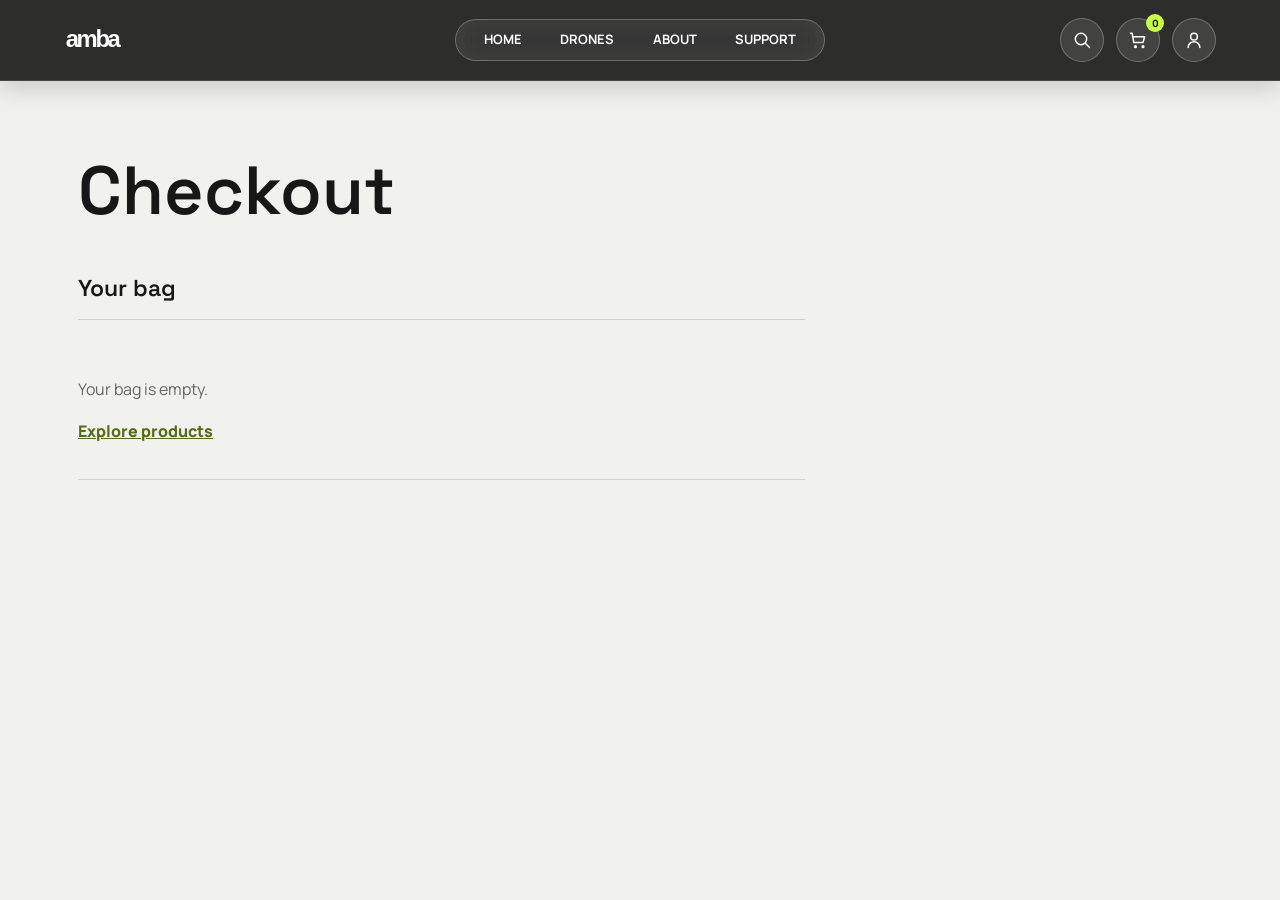
<file: checkout.html>
<!doctype html>
<html lang="en">
<head>
<meta charset="utf-8">
<meta name="viewport" content="width=device-width,initial-scale=1">
<title>Checkout | Ambatron</title>
<link rel="preconnect" href="https://fonts.googleapis.com">
<link href="https://fonts.googleapis.com/css2?family=Manrope:wght@400;500;600;700;800&family=Space+Grotesk:wght@500;600;700&display=swap" rel="stylesheet">
<link rel="stylesheet" href="style.css">
<script src="script.js" defer></script>
<style>
*{box-sizing:border-box}.checkout-page{min-height:100vh;background:#f6f6f2;color:#171717}.checkout-page .nav{position:relative!important}.checkout-main{max-width:1120px;margin:0 auto;padding:64px 28px 90px}.checkout-title{margin:0 0 42px;font:600 clamp(38px,6vw,64px)/1 'Space Grotesk',sans-serif}.checkout-layout{display:grid;grid-template-columns:minmax(0,1.35fr) minmax(280px,.65fr);gap:64px}.checkout-section-title{margin:0 0 22px;font:600 23px 'Space Grotesk',sans-serif}.checkout-item{display:grid;grid-template-columns:108px 1fr auto;align-items:center;gap:18px;padding:18px 0;border-bottom:1px solid #17171720}.checkout-item img{width:108px;height:108px;object-fit:cover;background:#e7e8e2}.checkout-item h2{margin:0 0 6px;font:600 18px 'Space Grotesk',sans-serif}.checkout-item p{margin:0;color:#707168;font-size:13px}.checkout-item>strong{font-size:14px}.quantity-control{display:flex;align-items:center;gap:10px;margin-top:14px}.quantity-control button{min-width:30px;height:30px;border:1px solid #17171728;background:transparent;color:#171717;cursor:pointer}.quantity-control .remove-item{width:auto;border:0;text-decoration:underline;font:600 12px Manrope,sans-serif}.checkout-summary{position:sticky;top:30px;height:max-content;padding:24px;background:#fff;border-top:3px solid #c7e954}.checkout-summary h2{margin:0 0 24px;font:600 22px 'Space Grotesk',sans-serif}.summary-line{display:flex;justify-content:space-between;padding:15px 0;border-top:1px solid #17171718;font-size:14px}.summary-line.total{font-size:17px;font-weight:800}.checkout-form{display:grid;gap:13px;margin-top:20px}.checkout-form label{display:grid;gap:7px;color:#62635c;font-size:11px;font-weight:800;letter-spacing:.06em;text-transform:uppercase}.checkout-form input{width:100%;padding:12px;border:1px solid #17171730;background:#fafaf8;color:#171717;font:14px Manrope,sans-serif}.checkout-submit{padding:15px;border:0;background:#171717;color:#fff;font:800 12px Manrope,sans-serif;letter-spacing:.08em;text-transform:uppercase;cursor:pointer}.checkout-submit:hover{background:#718b25}.checkout-note,.checkout-message{color:#707168;font-size:12px;line-height:1.5}.checkout-message{color:#40531b;font-weight:700}.checkout-empty{padding:28px 0;color:#666}.checkout-empty a{display:inline-block;margin-top:15px;color:#171717;font-weight:800;text-decoration:underline}.cart-count{position:absolute;top:-5px;right:-5px;display:grid;place-items:center;width:18px;height:18px;border-radius:50%;background:#c7ff42;color:#171717;font-size:10px;font-weight:800}.icons a[aria-label="Cart"],.nav__icons a[aria-label="Cart"]{position:relative}.nav .account-control{position:relative}.account-menu{z-index:5}@media(max-width:760px){.checkout-main{padding:42px 20px 64px}.checkout-layout{grid-template-columns:1fr;gap:34px}.checkout-summary{position:static}.checkout-item{grid-template-columns:78px 1fr auto;gap:12px}.checkout-item img{width:78px;height:78px}.checkout-item h2{font-size:16px}.checkout-item>strong{font-size:12px}}
</style>
<style>
.checkout-page{margin:0;background:#f1f2ed;font-family:'Manrope',sans-serif}
.checkout-page .nav a{text-decoration:none;color:inherit}
.checkout-main{max-width:1180px;padding:clamp(42px,6vw,76px) 28px 96px}
.checkout-title{margin-bottom:48px;font-size:clamp(42px,6vw,68px)}
.checkout-layout{grid-template-columns:minmax(0,1.4fr) minmax(320px,.6fr);gap:clamp(36px,6vw,84px);align-items:start}
.checkout-layout>section{min-width:0}
.checkout-section-title{padding-bottom:16px;border-bottom:1px solid #17171724}
.checkout-item{grid-template-columns:112px minmax(0,1fr) auto;gap:20px;padding:22px 0}
.checkout-item img{width:112px;height:112px}
.checkout-item h2{font-size:19px}
.checkout-item>strong{align-self:start;padding-top:3px;white-space:nowrap;font-size:15px}
.quantity-control{gap:8px}
.quantity-control button{min-width:34px;height:34px;transition:background .18s ease,border-color .18s ease}
.quantity-control button:hover{border-color:#171717;background:#eef1e5}
.quantity-control .remove-item{padding:0 4px}
.checkout-summary{top:24px;padding:28px;border-top:4px solid #b6d942;box-shadow:0 16px 42px #1717170b}
.checkout-summary h2{margin-bottom:26px;font-size:24px}
.summary-line{padding:16px 0}
.checkout-form{gap:16px;margin-top:22px}
.checkout-form label{gap:8px;color:#4f5149;font-size:11px}
.checkout-form input{min-height:46px;padding:12px 13px;border-color:#17171728;border-radius:2px;transition:border-color .18s ease,box-shadow .18s ease}
.checkout-form input:focus{outline:0;border-color:#718b25;box-shadow:0 0 0 3px #b6d94255}
.checkout-submit{min-height:48px;margin-top:3px;transition:background .18s ease,transform .18s ease}
.checkout-submit:hover{transform:translateY(-1px)}
.checkout-note{margin:0;color:#74766e}
.checkout-message{margin:18px 0 0;padding:12px;background:#eef4dc}
.checkout-empty{padding:34px 0;border-bottom:1px solid #17171720;line-height:1.7}
.checkout-empty a{color:#566c1b}
@media(max-width:760px){.checkout-main{padding:42px 20px 68px}.checkout-title{margin-bottom:34px}.checkout-layout{grid-template-columns:minmax(0,1fr);gap:32px}.checkout-summary{position:static}.checkout-item{grid-template-columns:84px minmax(0,1fr) auto;gap:13px;padding:18px 0}.checkout-item img{width:84px;height:84px}.checkout-item h2{font-size:17px}.checkout-item>strong{font-size:13px}.quantity-control{flex-wrap:wrap;gap:7px}.quantity-control button{min-width:32px;height:32px}}
@media(max-width:420px){.checkout-item{grid-template-columns:68px minmax(0,1fr);gap:12px}.checkout-item img{width:68px;height:68px}.checkout-item>strong{grid-column:2;grid-row:1;justify-self:end;padding:0}.checkout-item__details{grid-column:2}.quantity-control{margin-top:10px}.checkout-summary{padding:22px}}
</style>
</head>
<body class="checkout-page">
<nav class="nav"><a class="logo" href="index.html#home"><img src="amba-logo.svg" alt="Ambatron"></a><div class="links"><a href="index.html#home">Home</a><a href="drones.html">Drones</a><a href="about.html">About</a><a href="support.html">Support</a></div><div class="icons"><a href="search.html" aria-label="Search"><svg viewBox="0 0 24 24"><circle cx="10.8" cy="10.8" r="6.8"/><path d="m16 16 5 5"/></svg></a><a href="checkout.html" aria-label="Cart"><svg viewBox="0 0 24 24"><path d="M3 4h2l2 11h11l2-7H6"/><circle cx="9" cy="20" r="1"/><circle cx="18" cy="20" r="1"/></svg></a><a href="login.html" aria-label="Account"><svg viewBox="0 0 24 24"><circle cx="12" cy="8" r="4"/><path d="M5 21a7 7 0 0 1 14 0"/></svg></a></div></nav>
<main class="checkout-main"><h1 class="checkout-title">Checkout</h1><div class="checkout-layout"><section><h2 class="checkout-section-title">Your bag</h2><div id="checkout-items"></div><p id="checkout-empty" class="checkout-empty" hidden>Your bag is empty.<br><a href="search.html">Explore products</a></p></section><aside id="checkout-summary" class="checkout-summary"><h2>Order summary</h2><div class="summary-line"><span>Subtotal</span><strong id="checkout-subtotal">$0.00</strong></div><div class="summary-line"><span>Shipping</span><span>Complimentary</span></div><div class="summary-line total"><span>Total</span><strong id="checkout-subtotal-total">$0.00</strong></div><form id="checkout-form" class="checkout-form"><label>Email address<input type="email" name="email" autocomplete="email" required></label><label>Full name<input type="text" name="name" autocomplete="name" required></label><label>Shipping address<input type="text" name="address" autocomplete="street-address" required></label><label>City<input type="text" name="city" autocomplete="address-level2" required></label><button class="checkout-submit" type="submit">Place demo order</button><p class="checkout-note">Demo checkout only. No payment details are collected and no charge will be made.</p></form><p id="checkout-message" class="checkout-message" role="status" aria-live="polite"></p></aside></div></main>
</body>
</html>
</file>
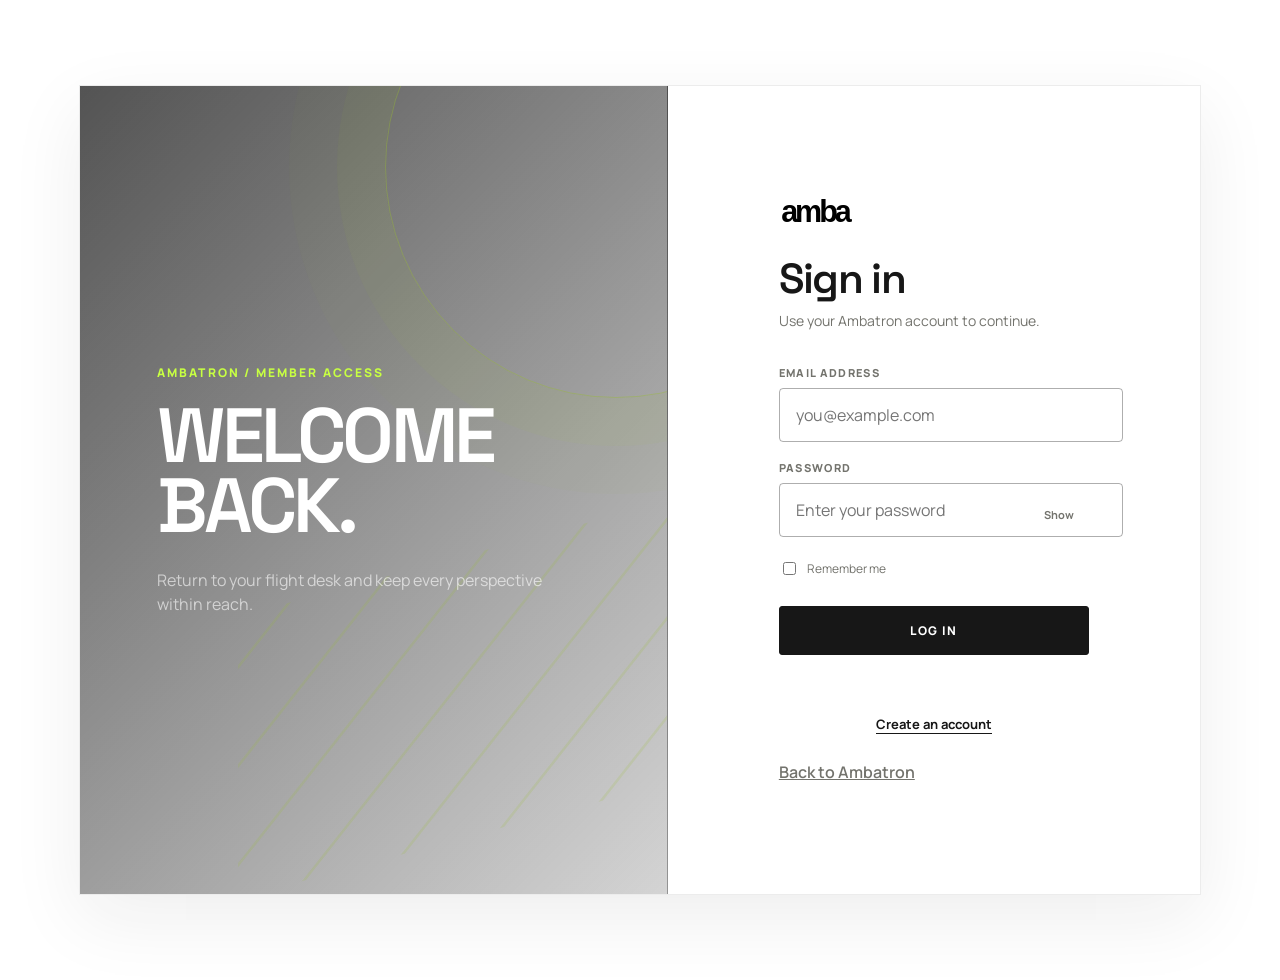
<file: login.html>
<!doctype html>
<html lang="en">
<head>
<meta charset="utf-8">
<meta name="viewport" content="width=device-width,initial-scale=1">
<title>Login | Ambatron</title>
<link rel="preconnect" href="https://fonts.googleapis.com">
<link href="https://fonts.googleapis.com/css2?family=Manrope:wght@400;600;700;800&display=swap" rel="stylesheet">
<link rel="stylesheet" href="style.css">
<script src="script.js" defer></script>
<style>
.login-page{min-height:100vh;display:grid;place-items:center;padding:32px 5vw;color:#fff;background:#111}.login-shell{display:grid;grid-template-columns:1.05fr .95fr;width:min(1120px,100%);min-height:650px;overflow:hidden;border:1px solid #fff2;background:#1b1b1b;box-shadow:0 28px 80px #0008}.login-intro{position:relative;display:flex;align-items:flex-end;padding:clamp(40px,6vw,82px);overflow:hidden;background:linear-gradient(145deg,#232323 0%,#39421e 100%)}.login-intro:before{content:'';position:absolute;width:460px;height:460px;right:-180px;top:-150px;border:1px solid #c7ff4266;border-radius:50%;box-shadow:0 0 0 48px #c7ff4210,0 0 0 96px #c7ff4208}.login-intro:after{content:'';position:absolute;right:-5%;bottom:7%;width:78%;height:35%;opacity:.8;background:repeating-linear-gradient(135deg,transparent 0 34px,#c7ff4233 35px 37px,transparent 38px 70px);transform:skewY(-15deg)}.intro-content{position:relative;z-index:1;max-width:470px}.eyebrow{margin:0 0 20px;color:#c7ff42;font-size:12px;font-weight:800;letter-spacing:.18em;text-transform:uppercase}.login-intro h1{margin:0;font-size:clamp(48px,6vw,88px);line-height:.9;letter-spacing:-.05em}.intro-copy{max-width:390px;margin:28px 0 0;color:#c9c9c2;line-height:1.5}.login-form-panel{display:flex;align-items:center;padding:clamp(34px,6vw,82px);color:#171717;background:#f3f1eb}.form-wrap{width:100%;max-width:360px;margin:auto}.form-wrap h2{margin:0 0 10px;font-size:clamp(28px,4vw,42px);line-height:1;letter-spacing:-.04em}.form-subtitle{margin:0 0 34px;color:#73736d;font-size:14px;line-height:1.5}.field{position:relative;margin-bottom:18px}.field label{display:block;margin-bottom:8px;color:#73736d;font-size:11px;font-weight:800;letter-spacing:.12em;text-transform:uppercase}.field input{width:100%;padding:15px 16px;border:1px solid #1717172b;border-radius:4px;outline:0;color:#171717;background:#fff9;font:inherit;transition:border-color .2s,box-shadow .2s}.field input:focus{border-color:#171717;box-shadow:0 0 0 3px #c7ff4266}.password-toggle{position:absolute;right:8px;bottom:8px;padding:7px;border:0;color:#73736d;background:transparent;cursor:pointer;font:inherit;font-size:11px;font-weight:700}.form-options{display:flex;align-items:center;justify-content:space-between;gap:12px;margin:22px 0 28px;font-size:12px}.remember{display:flex;align-items:center;gap:8px;color:#73736d}.remember input{accent-color:#171717}.form-options a{color:#171717;text-decoration:underline;text-underline-offset:3px}.login-button{width:100%;padding:15px;border:1px solid #171717;border-radius:3px;color:#f3f1eb;background:#171717;cursor:pointer;font:inherit;font-size:12px;font-weight:800;letter-spacing:.12em;text-transform:uppercase;transition:background .2s,color .2s,transform .2s}.login-button:hover{color:#171717;background:#c7ff42;transform:translateY(-2px)}.form-message{min-height:20px;margin:16px 0 0;color:#596c25;font-size:12px;text-align:center}.back-link{display:inline-block;margin-top:28px;color:#73736d;font-size:12px}.back-link:hover{color:#171717}@media(max-width:760px){.login-page{padding:0}.login-shell{grid-template-columns:1fr;min-height:100vh;border:0}.login-intro{min-height:330px;padding:42px 8vw}.login-intro h1{font-size:clamp(45px,13vw,70px)}.login-form-panel{padding:52px 8vw 64px}.intro-copy{margin-top:20px}.login-intro:after{bottom:-6%;width:100%}}
</style>
<style>
@import url('https://fonts.googleapis.com/css2?family=Manrope:wght@400;500;600;700;800&family=Space+Grotesk:wght@500;600;700&display=swap');
.login-page{color:#171717!important;background:#fff!important;font-family:'Manrope',sans-serif!important}
.login-shell{border:1px solid #17171714!important;background:#fff!important;box-shadow:0 24px 70px #17171712!important}
.login-intro{color:#171717!important;background:#fff!important;border-right:1px solid #17171712}
.login-intro:before{border-color:#9abf2e66!important;box-shadow:0 0 0 48px #9abf2e0d,0 0 0 96px #9abf2e07!important}
.login-intro:after{background:repeating-linear-gradient(135deg,transparent 0 34px,#9abf2e35 35px 37px,transparent 38px 70px)!important}
.login-intro h1,.form-wrap h2{font-family:'Space Grotesk','Manrope',sans-serif!important;font-weight:600!important}
.login-intro .eyebrow{color:#c7ff42!important}
.intro-copy{color:#fff9!important}
.login-form-panel{color:#171717!important;background:#fff!important}
.login-form-panel{background:url('https://account.djicdn.com/img/banner-04.acb127a8.webp') center/cover!important}
.login-form-panel{position:relative!important}
.login-form-panel .form-wrap{padding:34px!important;background:transparent!important;backdrop-filter:blur(18px) saturate(1.15)!important;-webkit-backdrop-filter:blur(18px) saturate(1.15)!important;box-shadow:none!important}
.login-page{background:url('https://account.djicdn.com/img/banner-04.acb127a8.webp') center/cover fixed!important}
.login-shell{background:transparent!important}
.login-intro,.login-form-panel{background:transparent!important}
.login-shell,.login-form-panel,.login-form-panel .form-wrap{background:transparent!important;background-image:none!important}
.field input{background:rgba(255,255,255,.18)!important;backdrop-filter:blur(8px)!important;-webkit-backdrop-filter:blur(8px)!important}
.login-page{background:url('https://account.djicdn.com/img/banner-04.acb127a8.webp') center/cover fixed!important}
.login-shell,.login-intro,.login-form-panel,.login-form-panel .form-wrap{background:#fff!important;background-image:none!important;backdrop-filter:none!important;-webkit-backdrop-filter:none!important}
.field input{background:#fafaf8!important;backdrop-filter:none!important;-webkit-backdrop-filter:none!important}
.login-page{background:#fff!important}
.login-shell{background:#fff!important}
.login-intro,.login-form-panel{background:transparent!important;background-image:none!important}
.login-form-panel .form-wrap{background:#fff!important}
.login-intro .intro-content{width:100%}
.login-visual{display:block;width:100%;height:170px;margin:0 0 30px;object-fit:cover;border-radius:4px}
.field input{border-color:#17171720!important;background:#fafaf8!important}
.login-button{color:#fff!important;background:#171717!important}
.login-button:hover{color:#171717!important;background:#c7ff42!important}
.back-link{font-size:16px!important;font-weight:600!important}
.login-page{background:#fff!important}
.login-shell{background:#fff!important}
.login-intro{background:#fff!important}
.login-form-panel{background:linear-gradient(135deg,rgba(255,255,255,.86),rgba(255,255,255,.62)),url('https://account.djicdn.com/img/banner-04.acb127a8.webp') center/cover!important}
.login-form-panel .form-wrap{background:rgba(255,255,255,.9)!important}
.field input{background:transparent!important;background-color:transparent!important;border-color:rgba(23,23,23,.35)!important;color:#171717!important}
.login-intro{color:#fff!important;background:linear-gradient(135deg,rgba(17,17,17,.72),rgba(17,17,17,.18)),url('https://account.djicdn.com/img/banner-04.acb127a8.webp') center/cover!important}
.login-intro{align-items:center!important;padding-top:0!important;padding-bottom:0!important}
.login-form-panel{background:#fff!important;background-image:none!important;color:#171717!important}
.login-form-panel .form-wrap{background:transparent!important}
.login-brand{display:block;width:96px;height:auto;margin:0 0 30px;filter:invert(1)}
.register-link{display:block;margin:24px 0 0;color:#171717;font-size:13px;font-weight:700;text-align:center;text-decoration:underline;text-underline-offset:4px}.register-link:hover{color:#718f1e}
.social-divider{display:flex;align-items:center;gap:12px;margin:28px 0 16px;color:#8a8a84;font-size:10px;letter-spacing:.12em;text-transform:uppercase}.social-divider:before,.social-divider:after{content:'';height:1px;flex:1;background:#17171720}.platform-options{display:grid;grid-template-columns:repeat(3,1fr);gap:8px}.platform-button{display:flex;align-items:center;justify-content:center;gap:7px;padding:11px 8px;border:1px solid #1717172b;border-radius:3px;color:#171717;background:transparent;cursor:pointer;font:inherit;font-size:11px;font-weight:700;transition:background .2s,border-color .2s,transform .2s}.platform-button:hover{border-color:#171717;background:#17171708;transform:translateY(-2px)}.platform-button svg{width:15px;height:15px;fill:currentColor}
</style>
</head>
<body>
<main class="login-page">
  <section class="login-shell" aria-label="Ambatron login">
    <div class="login-intro"><div class="intro-content"><p class="eyebrow">Ambatron / Member access</p><h1>WELCOME<br>BACK.</h1><p class="intro-copy">Return to your flight desk and keep every perspective within reach.</p></div></div>
    <div class="login-form-panel"><div class="form-wrap"><img class="login-brand" src="amba-logo.svg" alt="Amba logo"><h2>Sign in</h2><p class="form-subtitle">Use your Ambatron account to continue.</p><form id="login-form"><div class="field"><label for="email">Email address</label><input id="email" name="email" type="email" autocomplete="email" placeholder="you@example.com" required></div><div class="field"><label for="password">Password</label><input id="password" name="password" type="password" autocomplete="current-password" placeholder="Enter your password" required><button class="password-toggle" type="button" id="password-toggle" aria-label="Show password">Show</button></div><div class="form-options"><label class="remember"><input type="checkbox" name="remember"> Remember me</label><a href="#forgot">Forgot password?</a></div><button class="login-button" type="submit">Log in</button><p class="form-message" id="form-message" role="status" aria-live="polite"></p></form><div class="social-divider">or continue with</div><div class="platform-options"><button class="platform-button" type="button" data-platform="Google"><svg viewBox="0 0 24 24"><path d="M21.35 12.27c0-.72-.06-1.42-.18-2.09H12v3.96h5.24a4.48 4.48 0 0 1-1.94 2.94v2.45h3.14c1.84-1.7 2.91-4.2 2.91-7.26Z"/><path d="M12 21.5c2.63 0 4.84-.87 6.45-2.36l-3.14-2.45c-.87.58-1.98.93-3.31.93-2.54 0-4.69-1.72-5.46-4.03H3.3v2.53A9.74 9.74 0 0 0 12 21.5Z"/><path d="M6.54 13.59A5.85 5.85 0 0 1 6.23 12c0-.55.11-1.09.31-1.59V7.88H3.3A9.74 9.74 0 0 0 2.25 12c0 1.57.38 3.05 1.05 4.12l3.24-2.53Z"/><path d="M12 6.38c1.44 0 2.73.5 3.74 1.49l2.8-2.8C16.84 3.42 14.63 2.5 12 2.5a9.74 9.74 0 0 0-8.7 5.38l3.24 2.53C7.31 8.1 9.46 6.38 12 6.38Z"/></svg>Google</button><button class="platform-button" type="button" data-platform="Apple"><svg viewBox="0 0 24 24"><path d="M16.7 12.8c0-2.1 1.7-3.1 1.8-3.2a4 4 0 0 0-3.1-1.7c-1.3-.1-2.5.8-3.1.8-.7 0-1.7-.8-2.8-.8a4.2 4.2 0 0 0-3.5 2.1c-1.5 2.6-.4 6.5 1.1 8.6.8 1 1.6 2.2 2.8 2.1 1.1 0 1.6-.7 2.9-.7s1.7.7 2.9.7c1.2 0 2-1 2.7-2.1a8.5 8.5 0 0 0 1.2-2.4 3.7 3.7 0 0 1-2.9-3.4ZM14.7 6.6a3.7 3.7 0 0 0 .8-2.7 3.8 3.8 0 0 0-2.5 1.3 3.5 3.5 0 0 0-.8 2.6 3.1 3.1 0 0 0 2.5-1.2Z"/></svg>Apple</button><button class="platform-button" type="button" data-platform="Facebook"><svg viewBox="0 0 24 24"><path d="M14 8h3V4h-3c-3 0-5 2-5 5v3H6v4h3v4h4v-4h3l1-4h-4V9c0-.7.3-1 1-1Z"/></svg>Facebook</button></div><a class="back-link" href="index.html">Back to Ambatron</a></div></div>
  </section>
</main>
<script>
const password=document.getElementById('password');
const toggle=document.getElementById('password-toggle');
const form=document.getElementById('login-form');
const message=document.getElementById('form-message');
const title=document.querySelector('.form-wrap h2');
const subtitle=document.querySelector('.form-subtitle');
const submit=form.querySelector('.login-button');
const registerLink=document.createElement('a');
let mode='login';
toggle.addEventListener('click',()=>{const visible=password.type==='text';password.type=visible?'password':'text';toggle.textContent=visible?'Show':'Hide';toggle.setAttribute('aria-label',visible?'Show password':'Hide password')});
document.querySelector('.social-divider')?.remove();
document.querySelector('.platform-options')?.remove();
const forgotLink=document.querySelector('.form-options a');
forgotLink?.remove();
registerLink.className='register-link';
registerLink.href='#register';
registerLink.textContent='Create an account';
document.querySelector('.form-wrap').insertBefore(registerLink,document.querySelector('.back-link'));
registerLink.addEventListener('click',event=>{event.preventDefault();mode=mode==='login'?'register':'login';title.textContent=mode==='login'?'Sign in':'Create account';subtitle.textContent=mode==='login'?'Use your Ambatron account to continue.':'Create a local demo account for this browser.';submit.textContent=mode==='login'?'Log in':'Create account';password.autocomplete=mode==='login'?'current-password':'new-password';password.minLength=mode==='register'?8:0;registerLink.textContent=mode==='login'?'Create an account':'Back to sign in';message.textContent=''});
if(window.location.hash==='#register')registerLink.click();
const hashPassword=async(value,salt)=>{if(!window.crypto?.subtle)throw new Error('Secure password storage is unavailable. Open this page from localhost to use demo accounts.');const saltBytes=salt?Uint8Array.from(salt.match(/.{2}/g),byte=>parseInt(byte,16)):window.crypto.getRandomValues(new Uint8Array(16));const key=await window.crypto.subtle.importKey('raw',new TextEncoder().encode(value),'PBKDF2',false,['deriveBits']);const bits=await window.crypto.subtle.deriveBits({name:'PBKDF2',salt:saltBytes,iterations:120000,hash:'SHA-256'},key,256);return{salt:[...saltBytes].map(byte=>byte.toString(16).padStart(2,'0')).join(''),hash:[...new Uint8Array(bits)].map(byte=>byte.toString(16).padStart(2,'0')).join('')}};
form.addEventListener('submit',async event=>{event.preventDefault();message.textContent='';if(!form.reportValidity())return;const email=form.elements.email.value.trim().toLowerCase();let accounts={};try{accounts=JSON.parse(localStorage.getItem('amba-accounts')||'{}')}catch{}if(mode==='register'){if(accounts[email]){message.textContent='An account with this email already exists in this browser.';return}accounts[email]=await hashPassword(password.value).catch(error=>{message.textContent=error.message;return null});if(!accounts[email])return;localStorage.setItem('amba-accounts',JSON.stringify(accounts));message.textContent='Account created. You are signed in on this browser.'}else{if(!accounts[email]){message.textContent='Email or password is incorrect.';return}const attempt=await hashPassword(password.value,accounts[email].salt).catch(error=>{message.textContent=error.message;return null});if(!attempt)return;if(accounts[email].hash!==attempt.hash){message.textContent='Email or password is incorrect.';return}message.textContent='Signed in successfully.'}localStorage.setItem('amba-session',email)});
</script>
</body>
</html>
</file>
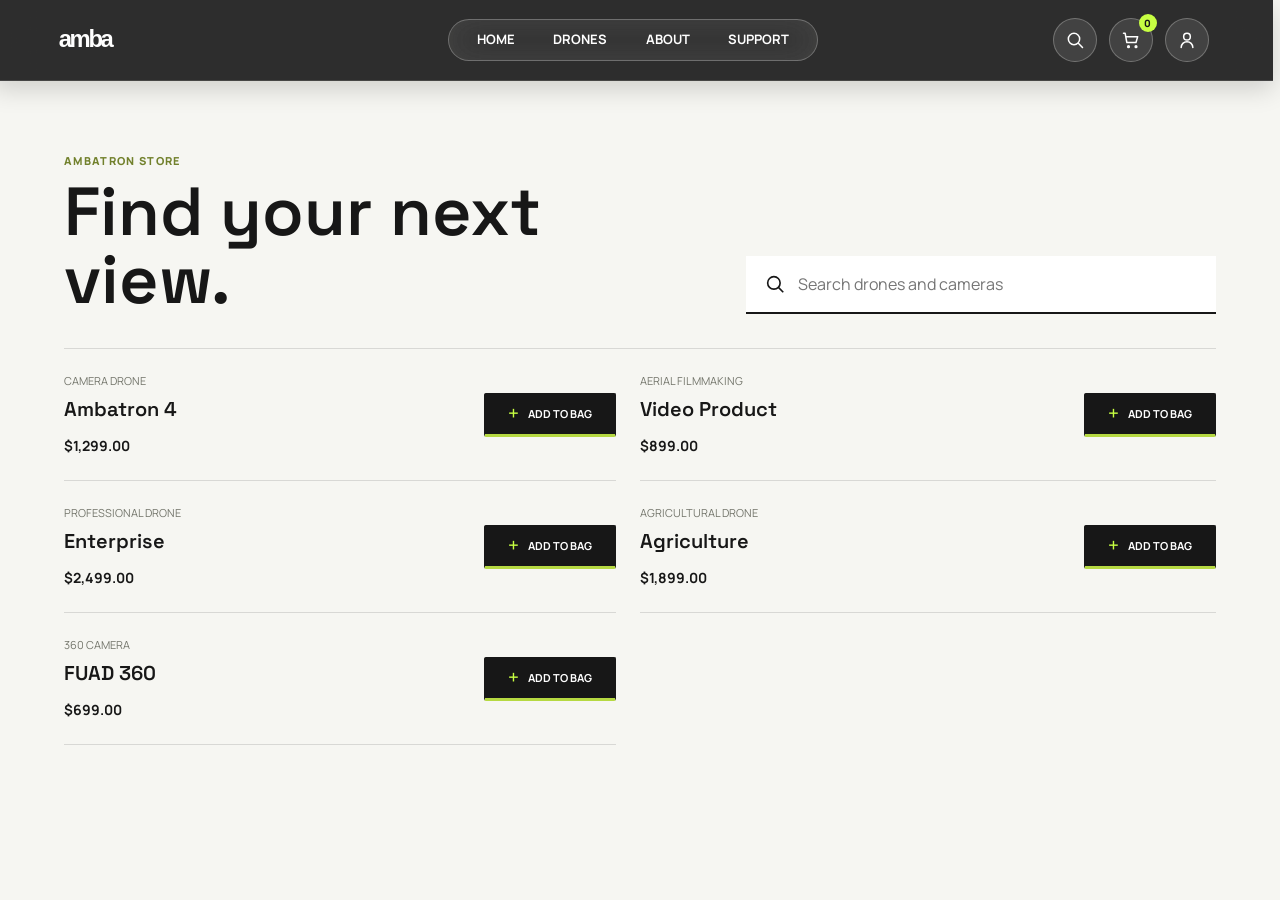
<file: search.html>
<!doctype html>
<html lang="en">
<head>
<meta charset="utf-8">
<meta name="viewport" content="width=device-width,initial-scale=1">
<title>Search | Ambatron</title>
<link rel="preconnect" href="https://fonts.googleapis.com">
<link href="https://fonts.googleapis.com/css2?family=Manrope:wght@400;500;600;700;800&family=Space+Grotesk:wght@500;600;700&display=swap" rel="stylesheet">
<link rel="stylesheet" href="style.css">
<script src="script.js" defer></script>
<style>
*{box-sizing:border-box}.search-page{min-height:100vh;padding:0 5vw 80px;background:#f6f6f2;color:#171717}.search-main{max-width:1160px;margin:0 auto;padding-top:72px}.search-heading{display:flex;justify-content:space-between;align-items:end;gap:28px;margin-bottom:34px}.search-heading p{margin:0 0 10px;color:#72812d;font-size:11px;font-weight:800;letter-spacing:.12em;text-transform:uppercase}.search-heading h1{margin:0;font:600 clamp(38px,6vw,68px)/1 'Space Grotesk',sans-serif}.search-field{display:flex;align-items:center;gap:12px;padding:0 18px;border-bottom:2px solid #171717;background:#fff}.search-field svg{width:22px;flex:none;fill:none;stroke:currentColor;stroke-width:1.8}.search-field input{width:min(36vw,400px);min-width:0;padding:17px 0;border:0;outline:0;background:transparent;color:inherit;font:inherit}.search-results{display:grid;grid-template-columns:repeat(2,minmax(0,1fr));border-top:1px solid #17171722}.search-product{display:grid;grid-template-columns:140px 1fr auto;align-items:center;gap:20px;min-height:180px;padding:18px 22px 18px 0;border-bottom:1px solid #17171722}.search-product:nth-child(odd){margin-right:24px}.search-product img{width:140px;height:140px;object-fit:cover;background:#e7e8e2}.search-product p{margin:0 0 8px;color:#74766c;font-size:11px;text-transform:uppercase}.search-product h2{margin:0 0 12px;font:600 20px 'Space Grotesk',sans-serif}.search-product strong{font-size:14px}.search-product button{align-self:end;padding:10px 13px;border:0;background:#171717;color:white;font:700 11px Manrope,sans-serif;text-transform:uppercase;cursor:pointer}.search-product button:hover{background:#758d25}.search-empty{grid-column:1/-1;padding:40px 0;color:#686a62}.cart-count{position:absolute;top:-5px;right:-5px;display:grid;place-items:center;width:18px;height:18px;border-radius:50%;background:#c7ff42;color:#171717;font-size:10px;font-weight:800}.icons a[aria-label="Cart"],.nav__icons a[aria-label="Cart"]{position:relative}.nav{position:relative!important}.search-page .nav{margin:0 -5.56vw!important;width:111.12%!important}.nav .account-control{position:relative}.account-menu{z-index:5}@media(max-width:760px){.search-heading{align-items:stretch;flex-direction:column}.search-field input{width:100%}.search-results{grid-template-columns:1fr}.search-product:nth-child(odd){margin-right:0}.search-product{grid-template-columns:100px 1fr auto;gap:14px;min-height:140px;padding-right:0}.search-product img{width:100px;height:100px}.search-product h2{font-size:17px}.search-product button{padding:9px;font-size:10px}}
</style>
<style>
.search-page{margin:0;font-family:'Manrope',sans-serif}
.search-page .nav a{text-decoration:none;color:inherit}
.search-product{grid-template-columns:minmax(0,1fr) 132px;gap:20px;min-height:132px;padding:20px 0}
.search-product>div{min-width:0}
.search-product button{display:inline-flex;align-items:center;justify-content:center;gap:9px;align-self:center;width:132px;min-height:44px;padding:0 12px;border:1px solid #171717;border-bottom:3px solid #b6d942;border-radius:2px;background:#171717;color:#fff;font:700 11px Manrope,sans-serif;letter-spacing:0;text-transform:uppercase;transition:background .18s ease,color .18s ease,transform .18s ease}
.search-product button::before{content:'+';color:#c7ff42;font-size:19px;font-weight:500;line-height:1}
.search-product button:hover{transform:translateY(-2px);background:#c7ff42;color:#171717}
.search-product button:hover::before,.search-product button.is-added::before{color:#171717}
.search-product button:focus-visible{outline:3px solid #718b25;outline-offset:3px}
.search-product button.is-added{background:#c7ff42;color:#171717}
@media(max-width:760px){.search-product{grid-template-columns:minmax(0,1fr);grid-template-rows:auto auto;gap:12px;min-height:150px}.search-product>div{grid-column:1;grid-row:1}.search-product button{grid-column:1;grid-row:2;justify-self:start;align-self:start;width:132px;min-height:38px}.search-product:nth-child(odd){margin-right:0}}
</style>
</head>
<body class="search-page">
<nav class="nav"><a class="logo" href="index.html#home"><img src="amba-logo.svg" alt="Ambatron"></a><div class="links"><a href="index.html#home">Home</a><a href="drones.html">Drones</a><a href="about.html">About</a><a href="support.html">Support</a></div><div class="icons"><a href="search.html" aria-label="Search"><svg viewBox="0 0 24 24"><circle cx="10.8" cy="10.8" r="6.8"/><path d="m16 16 5 5"/></svg></a><a href="checkout.html" aria-label="Cart"><svg viewBox="0 0 24 24"><path d="M3 4h2l2 11h11l2-7H6"/><circle cx="9" cy="20" r="1"/><circle cx="18" cy="20" r="1"/></svg></a><a href="login.html" aria-label="Account"><svg viewBox="0 0 24 24"><circle cx="12" cy="8" r="4"/><path d="M5 21a7 7 0 0 1 14 0"/></svg></a></div></nav>
<main class="search-main"><div class="search-heading"><div><p>Ambatron Store</p><h1>Find your next view.</h1></div><label class="search-field"><svg viewBox="0 0 24 24"><circle cx="10.8" cy="10.8" r="6.8"/><path d="m16 16 5 5"/></svg><input id="product-search" type="search" placeholder="Search drones and cameras" autocomplete="off" aria-label="Search products"></label></div><section id="search-results" class="search-results" aria-live="polite"></section></main>
</body>
</html>
</file>
<file: style.css>
/* Shared Ambatron interaction layer */
:root {
  --motion-ease: cubic-bezier(.22, 1, .36, 1);
}

html { scroll-behavior: smooth; }
body { opacity: 0; transition: opacity .45s var(--motion-ease); }
body.is-ready { opacity: 1; }

.nav,
.nav__logo,
.logo,
.nav__links,
.links,
.nav__icons,
.icons {
  animation: headerDrop .7s var(--motion-ease) both;
}

.nav__links a,
.links a,
.nav__icons a,
.icons a,
.shop-now-btn,
.learn-more,
.fuad__link,
.button,
.footer a {
  transition: transform .28s var(--motion-ease), background-color .28s ease,
    box-shadow .28s ease, opacity .28s ease;
}

.nav__links a:hover,
.links a:hover {
  transform: translateY(-2px);
  opacity: 1;
}

.nav__icons a:hover,
.icons a:hover,
.shop-now-btn:hover,
.learn-more:hover,
.fuad__link:hover,
.button:hover,
.footer a:hover {
  transform: translateY(-4px) scale(1.02);
}

[data-reveal] {
  opacity: 0;
  transform: translateY(22px);
  transition: opacity .7s var(--motion-ease), transform .7s var(--motion-ease);
}

[data-reveal].is-visible {
  opacity: 1;
  transform: translateY(0);
}

[data-tilt] {
  transform-style: preserve-3d;
  will-change: transform;
}

@keyframes headerDrop {
  from { opacity: 0; transform: translateY(-12px); }
  to { opacity: 1; transform: translateY(0); }
}

@media (prefers-reduced-motion: reduce) {
  *, *::before, *::after {
    animation-duration: .01ms !important;
    transition-duration: .01ms !important;
    scroll-behavior: auto !important;
  }
}

.site-footer {
  padding: 64px 5vw 20px;
  background: #252525;
  color: #f4f4f4;
}

.site-footer__inner { max-width: 1125px; margin: 0 auto; }
.site-footer__app { padding-bottom: 30px; text-align: center; }
.site-footer__app h2 { margin: 0 0 14px; font-size: 18px; }
.site-footer__app p { margin: 0 0 18px; color: #d4d4d4; font-size: 13px; }
.site-footer__button { display: inline-block; padding: 10px 18px; border-radius: 999px; background: #414141; font-size: 14px; transition: transform .25s ease, background .25s ease; }
.site-footer__button:hover { transform: translateY(-2px); background: #555; }
.site-footer__columns { display: grid; grid-template-columns: repeat(5, 1fr); gap: 28px; padding: 34px 0 52px; border-top: 1px solid #4a4a4a; }
.site-footer__column h3 { margin: 0 0 16px; font-size: 12px; }
.site-footer__column a { display: block; margin: 0 0 13px; color: #d2d2d2; font-size: 12px; transition: color .2s ease; }
.site-footer__column a:hover { color: #fff; }
.site-footer__bottom { display: flex; align-items: center; justify-content: space-between; gap: 24px; padding: 18px 0; border-top: 1px solid #4a4a4a; }
.site-footer__brand { font-size: 24px; font-weight: 700; letter-spacing: -.08em; }
.site-footer__bottom-links, .site-footer__socials { display: flex; align-items: center; gap: 18px; }
.site-footer__bottom-links a, .site-footer__socials a { color: #d2d2d2; font-size: 12px; }
.site-footer__socials a { font-size: 15px; }
.site-footer__legal { display: flex; flex-wrap: wrap; gap: 10px; padding-top: 16px; border-top: 1px solid #4a4a4a; color: #bcbcbc; font-size: 11px; }
@media (max-width: 700px) {
  .site-footer__columns { grid-template-columns: repeat(2, 1fr); }
  .site-footer__bottom { align-items: flex-start; flex-direction: column; }
  .site-footer__bottom-links { flex-wrap: wrap; }
}

/* The Home header sits inside the hero, so it must be fixed to outlast that section. */
.nav { position: sticky !important; top: 0; z-index: 20; }
.home-page .nav { position: fixed !important; top: 0; left: 0; right: 0; width: 100%; background: rgba(18,18,18,.72) !important; backdrop-filter: blur(18px) saturate(1.15); -webkit-backdrop-filter: blur(18px) saturate(1.15); border-bottom: 1px solid rgba(255,255,255,.12); }

/* One header system for every page and both legacy class naming styles. */
.nav { display: grid !important; grid-template-columns: 1fr auto 1fr !important; align-items: center !important; gap: 24px !important; width: 100% !important; max-width: none !important; margin: 0 !important; padding: 18px 5vw !important; color: #fff !important; background: rgba(18,18,18,.88) !important; border-bottom: 1px solid rgba(255,255,255,.12) !important; box-shadow: 0 8px 24px rgba(0,0,0,.16) !important; backdrop-filter: blur(18px) saturate(1.15) !important; -webkit-backdrop-filter: blur(18px) saturate(1.15) !important; }
.nav__logo, .logo { justify-self: start !important; }
.nav__logo img, .logo img { display: block !important; width: 75px !important; height: auto !important; }
.nav__logo img, .logo img { content: url("amba-logo.svg") !important; }
.nav__links, .links { display: flex !important; justify-self: center !important; align-items: center !important; justify-content: center !important; gap: clamp(16px, 3vw, 40px) !important; padding: 12px 28px !important; border: 1px solid rgba(255,255,255,.26) !important; border-radius: 999px !important; background: rgba(255,255,255,.12) !important; color: #fff !important; backdrop-filter: blur(18px) saturate(1.2) !important; -webkit-backdrop-filter: blur(18px) saturate(1.2) !important; }
.nav__links a, .links a { color: #fff !important; font-family: 'Manrope', sans-serif !important; font-size: 13px !important; font-style: normal !important; font-weight: 700 !important; line-height: 1.2 !important; letter-spacing: 0 !important; text-transform: uppercase !important; white-space: nowrap !important; }
.nav__links a:hover, .links a:hover, .nav__links a.is-active, .links a.is-active { color: #c7ff42 !important; }
.nav__icons, .icons { display: flex !important; justify-self: end !important; align-items: center !important; gap: 12px !important; }
.nav__icons, .icons { position: relative !important; }
.nav__icons a, .icons a { display: flex !important; align-items: center !important; justify-content: center !important; width: 44px !important; height: 44px !important; border: 1px solid rgba(255,255,255,.26) !important; border-radius: 50% !important; background: rgba(255,255,255,.10) !important; color: #fff !important; }
.nav__icons svg, .icons svg { width: 20px !important; height: 20px !important; fill: none !important; stroke: currentColor !important; stroke-width: 1.8 !important; stroke-linecap: round !important; stroke-linejoin: round !important; }
.account-control { position: relative; display: block; }
.account-menu { position: absolute; top: calc(100% + 4px); right: 0; width: 150px; padding: 8px; border: 1px solid rgba(255,255,255,.2); background: rgba(23,23,23,.98); box-shadow: 0 14px 30px rgba(0,0,0,.25); opacity: 0; visibility: hidden; transform: translateY(-6px); transition: opacity .2s ease, transform .2s ease, visibility .2s ease; }
.account-control:hover .account-menu, .account-control:focus-within .account-menu { opacity: 1; visibility: visible; transform: translateY(0); }
.account-menu a { width: auto !important; height: auto !important; display: block !important; padding: 10px 12px; border: 0 !important; border-radius: 0 !important; background: transparent !important; font-size: 12px !important; font-weight: 700; letter-spacing: .08em; text-transform: uppercase; }
.account-menu a:hover { color: #c7ff42 !important; background: rgba(255,255,255,.12) !important; opacity: 1 !important; transform: none !important; }
.nav__icons a[aria-label="Cart"], .icons a[aria-label="Cart"] { position: relative !important; }
.cart-count { position: absolute; top: -5px; right: -5px; display: grid; place-items: center; width: 18px; height: 18px; border-radius: 50%; background: #c7ff42; color: #171717; font-size: 10px; font-weight: 800; }
.add-to-cart { font: inherit; cursor: pointer; }
@media (max-width: 600px) {
  .nav { justify-items: center !important; }
  .nav__logo, .logo, .nav__links, .links, .nav__icons, .icons { justify-self: center !important; }
  .nav__links, .links { grid-column: 1 / -1 !important; grid-row: 2 !important; width: 100% !important; }
}
</file>
